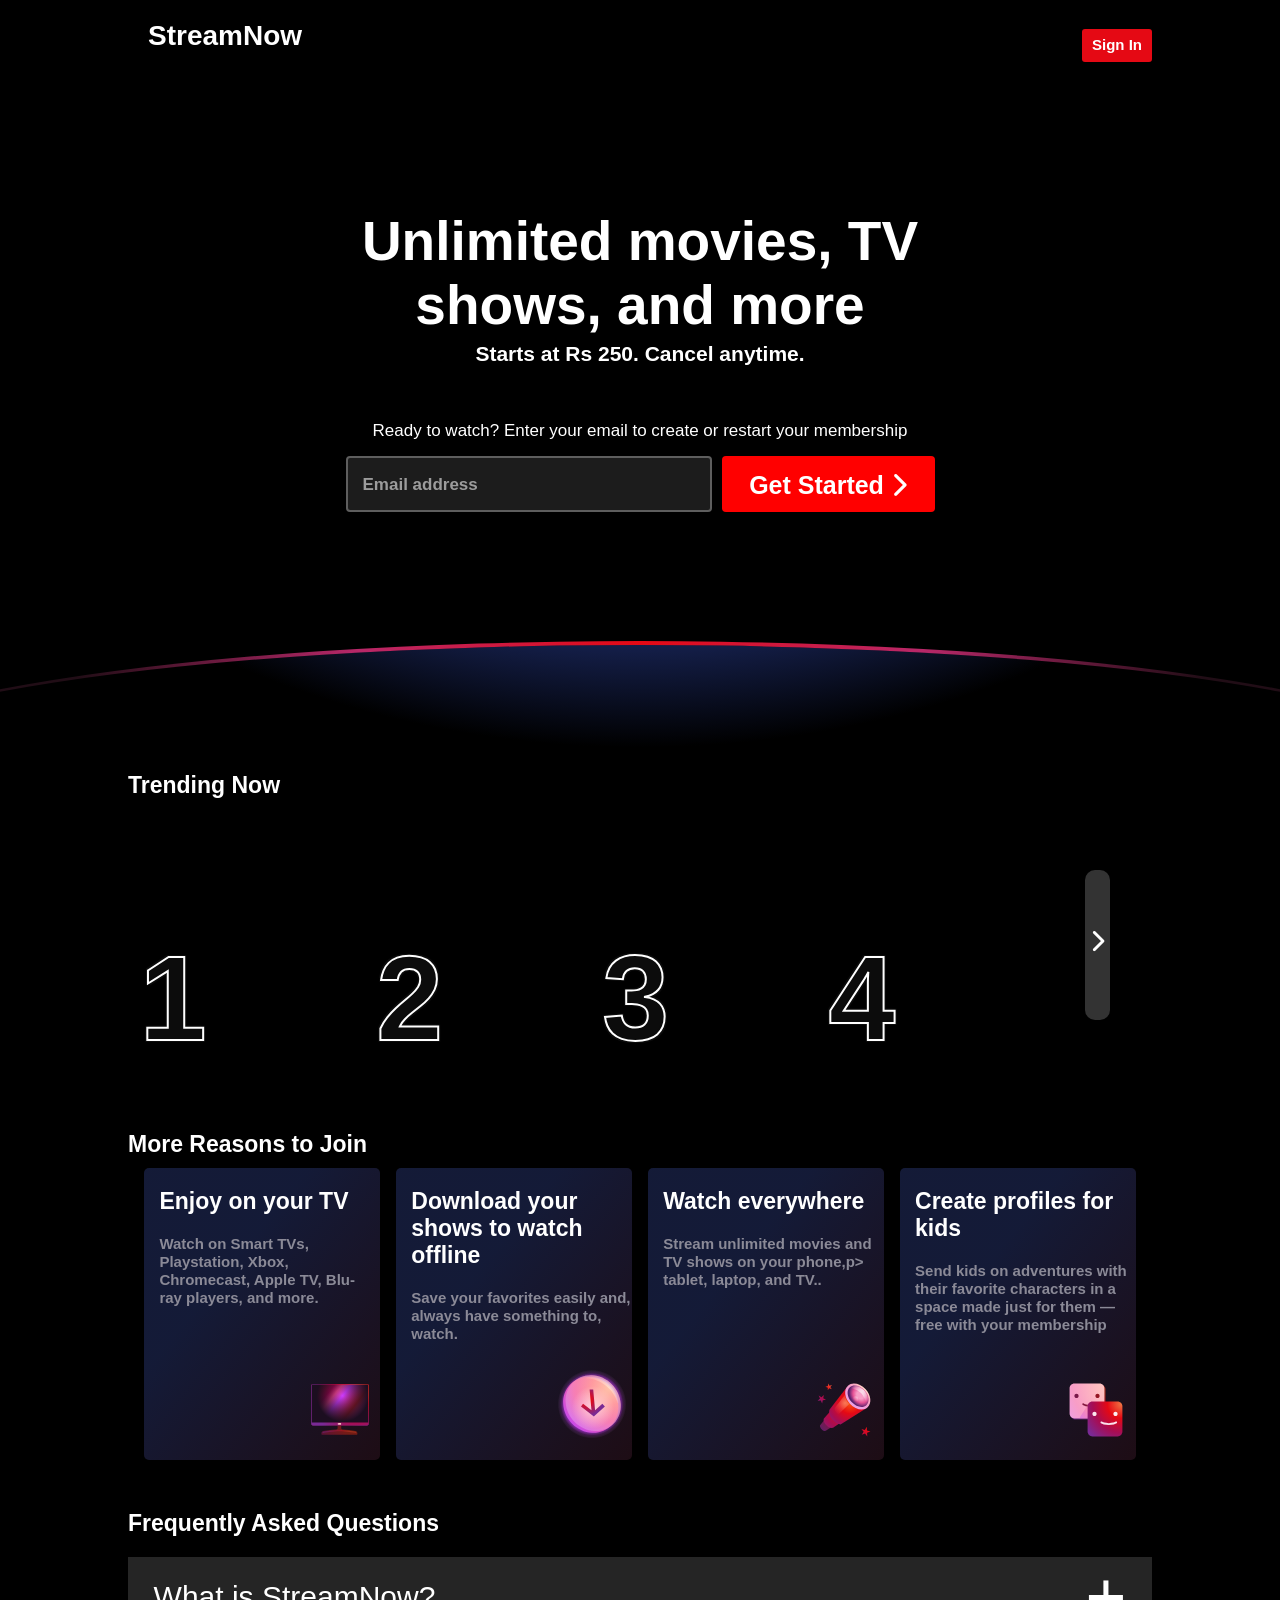
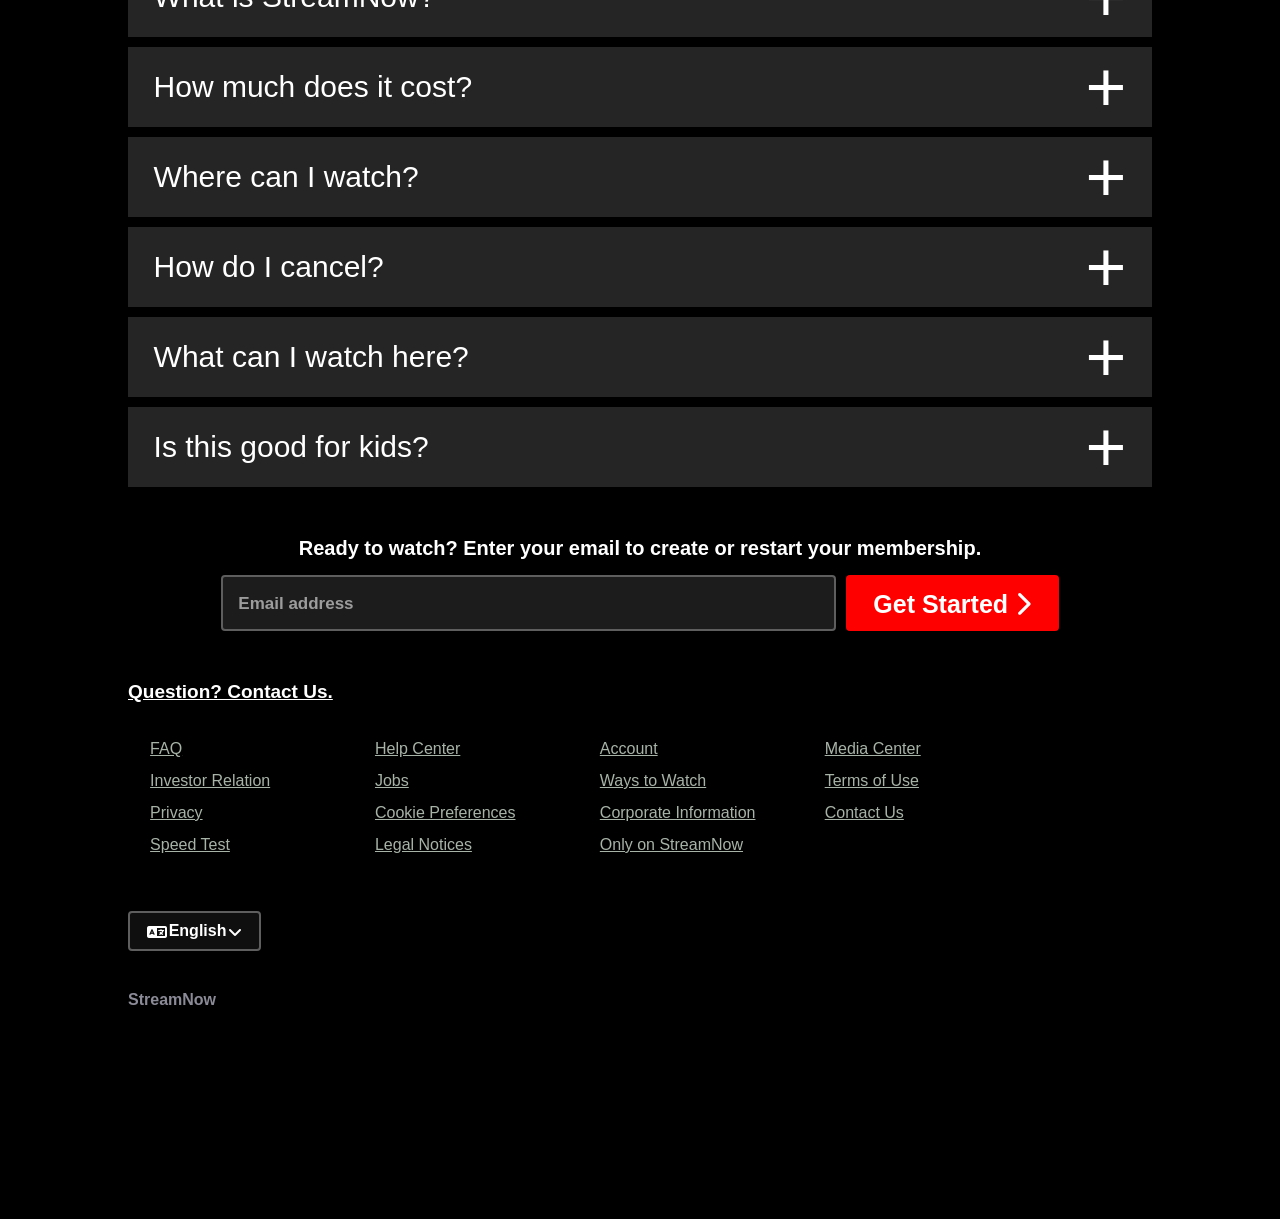
<file: index.html>
<!DOCTYPE html>
<html lang="en">

<head>
    <meta charset="UTF-8">
    <meta name="viewport" content="width=device-width, initial-scale=1.0">
    <title>StreamNow - Movie Streaming</title>
    <link rel="stylesheet" href="netflix-clone.css">
    <link rel="stylesheet" href="https://cdnjs.cloudflare.com/ajax/libs/font-awesome/6.4.0/css/all.min.css">
    <link rel="shortcut icon" href="https://assets.nflxext.com/us/ffe/siteui/common/icons/nficon2023.ico" />
</head>

<body style="background-color: black;">
    <div class="netflix-background">
        <div class="opacity-background">
            <div class="flex-header">
                <div class="netflix-header">
                    <div class="netflix-header-logo">
                        <span
                            style="font-size: 28px; font-weight: 800; color: white; font-family: 'Segoe UI', Tahoma, Geneva, Verdana, sans-serif;">StreamNow</span>
                    </div>
                    <div class="netflix-sign-button">Sign In</div>
                </div>
            </div>
            <div class="netflix-background-middle">
                <div style="margin-top: 95px;">
                    <div class="netflix-heading-1">
                        <div style="font-weight: 900;font-size: 55px;">Unlimited movies, TV</div>
                        <div style="font-weight: 900; font-size: 55px;">shows, and more</div>
                        <p class="netflix-para">Starts at Rs 250. Cancel anytime.</p>

                    </div>
                    <p class="netflix-para-2">Ready to watch? Enter your email to create or restart your membership</p>
                    <div class="netflix-get-started">
                        <div class="netflix-background-email">Email address</div>
                        <div class="netflix-background-get">Get Started <i class="fa-solid fa-chevron-right"></i></div>
                    </div>
                </div>
            </div>
        </div>


    </div>
    <!-- <div class="curve"></div> -->
    <div class="netflix-curve">
        <div class="default-ltr-iqcdef-cache-dulgtd">
            <div class="curve-container">
                <div class="default-ltr-iqcdef-cache-1f97ztc"></div>
            </div>
            <div class="default-ltr-iqcdef-cache-jtcpfi"></div>
        </div>
    </div>
    <div class="netflix-after-background-img">
        <div class="netflix-afterbackground">
            <div>
                <div class="netflix-trendingnow-heading">Trending Now</div>
                <div class="netflix-trending-cards-div">
                    <div class="netflix-trending-cards-1">
                        <div class="outline">1</div>
                    </div>
                    <div class="netflix-trending-cards-2">
                        <div class="outline">2</div>
                    </div>
                    <div class="netflix-trending-cards-3">
                        <div class="outline">3</div>

                    </div>
                    <div class="netflix-trending-cards-4">
                        <div class="outline">4</div>

                    </div>
                    <!-- <div class="netflix-trending-cards-5">
                        <div class="outline">5</div>

                    </div> -->
                    <div class="netflix-trending-cards-6"><i class="fa-solid fa-chevron-right"></i></div>
                </div>
            </div>
            <div style="margin-top: 50px;">
                <div class="netflix-trendingnow-heading">More Reasons to Join</div>
                <div class="netflix-reasonjoin-div">
                    <div class="netflix-reason-join-card">
                        <div
                            style="color: white; font-family:  Netflix Sans, Helvetica Neue, Segoe UI, Roboto, Ubuntu, sans-serif; font-size: 23px; font-weight: 700; padding-left: 15px; padding-top: 20px; ">
                            Enjoy on your TV</div>
                        <div style="color: #8B8A97;font-size: 15px; font-family:Netflix Sans, Helvetica Neue, Segoe UI, Roboto, Ubuntu, sans-serif ; line-height: 1.2; font-weight: bold; padding-left: 15px;
                            padding-top: 20px;">
                            <p>Watch on Smart TVs,</p>
                            <p>Playstation, Xbox,</p>
                            <p>Chromecast, Apple TV, Blu-</p>
                            <p>ray players, and
                                more.</p>
                        </div>
                        <svg width="72" height="72" viewBox="0 0 72 72" fill="none" class="position-set">
                            <g id="television-core-small">
                                <path id="Vector" fill-rule="evenodd" clip-rule="evenodd"
                                    d="M37.2 53.3992C37.2 52.7365 36.6628 52.1992 36 52.1992H34.8C34.1373 52.1992 33.6 52.7365 33.6 53.3992V56.2636C33.6 56.9129 33.0834 57.4433 32.4347 57.4739C30.3013 57.5744 28.1719 57.7834 26.0546 58.1011L19.444 59.0926C18.2692 59.2688 17.4 60.2782 17.4 61.4662V62.0992C17.4 62.4304 17.6686 62.6992 18 62.6992H52.8C53.1314 62.6992 53.4 62.4304 53.4 62.0992V61.4662C53.4 60.2782 52.5309 59.2688 51.3561 59.0926L44.7454 58.1011C42.6282 57.7834 40.4987 57.5744 38.3653 57.4739C37.7167 57.4433 37.2 56.9129 37.2 56.2636V53.3992Z"
                                    fill="url(#paint0_radial_5179_1308)"></path>
                                <path id="Vector_2"
                                    d="M18.6 60.7388C18.6 60.2306 18.9587 59.796 19.4602 59.711C22.0196 59.2775 29.7585 58.0508 35.4 58.0508C41.0415 58.0508 48.7804 59.2775 51.3398 59.711C51.8412 59.796 52.2 60.2306 52.2 60.7388C52.2 60.902 52.0575 61.0268 51.8967 61.0004C50.1219 60.707 40.9704 59.2409 35.4 59.2409C29.8295 59.2409 20.678 60.707 18.9033 61.0004C18.7425 61.0268 18.6 60.902 18.6 60.7388Z"
                                    fill="url(#paint1_radial_5179_1308)"></path>
                                <path id="Vector_3"
                                    d="M63 12H8.99995C8.00584 12 7.19995 12.8059 7.19995 13.8V51.6C7.19995 52.5941 8.00584 53.4 8.99995 53.4H63C63.9941 53.4 64.8 52.5941 64.8 51.6V13.8C64.8 12.8059 63.9941 12 63 12Z"
                                    fill="url(#paint2_linear_5179_1308)"></path>
                                <path id="Vector_4"
                                    d="M63 12H8.99995C8.00584 12 7.19995 12.8059 7.19995 13.8V51.6C7.19995 52.5941 8.00584 53.4 8.99995 53.4H63C63.9941 53.4 64.8 52.5941 64.8 51.6V13.8C64.8 12.8059 63.9941 12 63 12Z"
                                    fill="url(#paint3_radial_5179_1308)"></path>
                                <path id="Vector_5" fill-rule="evenodd" clip-rule="evenodd"
                                    d="M8.99995 12.6H63C63.663 12.6 64.2 13.1372 64.2 13.8V50.4H7.79995V13.8C7.79995 13.1372 8.33719 12.6 8.99995 12.6ZM7.19995 50.4V13.8C7.19995 12.8059 8.00581 12 8.99995 12H63C63.9942 12 64.8 12.8059 64.8 13.8V50.4V51.6C64.8 52.5941 63.9942 53.4 63 53.4H8.99995C8.00581 53.4 7.19995 52.5941 7.19995 51.6V50.4Z"
                                    fill="url(#paint4_radial_5179_1308)"></path>
                                <path id="Vector_6"
                                    d="M35.4 52.8C36.3941 52.8 37.2 52.3971 37.2 51.9C37.2 51.4029 36.3941 51 35.4 51C34.4059 51 33.6 51.4029 33.6 51.9C33.6 52.3971 34.4059 52.8 35.4 52.8Z"
                                    fill="url(#paint5_radial_5179_1308)"></path>
                            </g>
                            <defs>
                                <radialGradient id="paint0_radial_5179_1308" cx="0" cy="0" r="1"
                                    gradientUnits="userSpaceOnUse"
                                    gradientTransform="translate(50.3269 49.3723) rotate(118.526) scale(55.1579 46.2871)">
                                    <stop stop-color="#802600"></stop>
                                    <stop offset="0.333333" stop-color="#6F181D"></stop>
                                    <stop offset="0.666667" stop-color="#5B1333"></stop>
                                    <stop offset="1" stop-color="#391945"></stop>
                                </radialGradient>
                                <radialGradient id="paint1_radial_5179_1308" cx="0" cy="0" r="1"
                                    gradientUnits="userSpaceOnUse"
                                    gradientTransform="translate(48.1077 53.6128) rotate(158.116) scale(32.7275 42.219)">
                                    <stop stop-color="#99421D"></stop>
                                    <stop offset="0.333333" stop-color="#99161D"></stop>
                                    <stop offset="0.666667" stop-color="#7D1845"></stop>
                                    <stop offset="1" stop-color="#59216E"></stop>
                                </radialGradient>
                                <linearGradient id="paint2_linear_5179_1308" x1="10.4727" y1="14.9572" x2="56.1755"
                                    y2="51.4814" gradientUnits="userSpaceOnUse">
                                    <stop stop-color="#99161D"></stop>
                                    <stop offset="0.245283" stop-color="#CA005B"></stop>
                                    <stop offset="0.346698" stop-color="#FF479A"></stop>
                                    <stop offset="0.46934" stop-color="#CC3CFF"></stop>
                                    <stop offset="0.735849" stop-color="#BC1A22"></stop>
                                    <stop offset="1" stop-color="#C94FF5"></stop>
                                </linearGradient>
                                <radialGradient id="paint3_radial_5179_1308" cx="0" cy="0" r="1"
                                    gradientUnits="userSpaceOnUse"
                                    gradientTransform="translate(38.6181 23.8286) rotate(90) scale(25.9571 25.8545)">
                                    <stop stop-color="#1C0E20" stop-opacity="0"></stop>
                                    <stop offset="1" stop-color="#1C0E20"></stop>
                                </radialGradient>
                                <radialGradient id="paint4_radial_5179_1308" cx="0" cy="0" r="1"
                                    gradientUnits="userSpaceOnUse"
                                    gradientTransform="translate(54 20.1938) rotate(144.293) scale(47.2897 44.8232)">
                                    <stop stop-color="#EF7744"></stop>
                                    <stop offset="0.333333" stop-color="#E50914"></stop>
                                    <stop offset="0.666667" stop-color="#A70D53"></stop>
                                    <stop offset="1" stop-color="#792A95"></stop>
                                </radialGradient>
                                <radialGradient id="paint5_radial_5179_1308" cx="0" cy="0" r="1"
                                    gradientUnits="userSpaceOnUse"
                                    gradientTransform="translate(36.525 51.3562) rotate(135) scale(4.58735)">
                                    <stop stop-color="#FFDCCC"></stop>
                                    <stop offset="0.333333" stop-color="#FFBDC0"></stop>
                                    <stop offset="0.666667" stop-color="#F89DC6"></stop>
                                    <stop offset="1" stop-color="#E4A1FA"></stop>
                                </radialGradient>
                            </defs>
                        </svg>

                    </div>
                    <div class="netflix-reason-join-card">
                        <div
                            style="color: white; font-family:  Netflix Sans, Helvetica Neue, Segoe UI, Roboto, Ubuntu, sans-serif; font-size: 23px; font-weight: 700; padding-left: 15px; padding-top: 20px; ">
                            Download your shows to watch offline</div>
                        <div style="color: #8B8A97;font-size: 15px; font-family:Netflix Sans, Helvetica Neue, Segoe UI, Roboto, Ubuntu, sans-serif ; line-height: 1.2; font-weight: bold; padding-left: 15px;
                            padding-top: 20px;">
                            <p>Save your favorites easily and,</p>
                            <p>always have something to,</p>
                            <p>watch.</p>

                        </div>
                        <svg width="72" height="72" viewBox="0 0 72 72" fill="none" class="position-set-2">
                            <g id="download-core-small">
                                <path id="Vector"
                                    d="M36 70.2008C54.8882 70.2008 70.2001 54.8889 70.2001 36.0008C70.2001 17.1126 54.8882 1.80078 36 1.80078C17.1119 1.80078 1.80005 17.1126 1.80005 36.0008C1.80005 54.8889 17.1119 70.2008 36 70.2008Z"
                                    fill="url(#paint0_radial_5179_7940)"></path>
                                <path id="Vector_2" opacity="0.4"
                                    d="M64.7658 36.195C65.5206 51.5916 53.7908 63.5824 38.5668 62.977C23.3428 62.3722 10.3893 49.4 9.63446 34.0034C8.87954 18.6068 20.6091 6.61594 35.8331 7.22116C51.0571 7.82638 64.0104 20.7984 64.7658 36.195Z"
                                    fill="url(#paint1_radial_5179_7940)"></path>
                                <path id="Vector_3"
                                    d="M62.3657 37.9958C63.1205 53.3924 51.3908 65.3832 36.1668 64.7778C20.9428 64.173 7.9893 51.2008 7.23444 35.8041C6.47952 20.4075 18.2091 8.41672 33.4331 9.02194C48.6571 9.62716 61.6103 22.5992 62.3657 37.9958Z"
                                    fill="url(#paint2_radial_5179_7940)"></path>
                                <path id="Vector_4" opacity="0.5"
                                    d="M64.7658 36.195C65.5206 51.5916 53.7908 63.5824 38.5668 62.977C23.3428 62.3722 10.3893 49.4 9.63446 34.0034C8.87954 18.6068 20.6091 6.61594 35.8331 7.22116C51.0571 7.82638 64.0104 20.7984 64.7658 36.195Z"
                                    fill="url(#paint3_radial_5179_7940)"></path>
                                <path id="Vector_5" opacity="0.6"
                                    d="M36.9 60.6C48.6636 60.6 58.2 51.0637 58.2 39.3C58.2 27.5363 48.6636 18 36.9 18C25.1363 18 15.6 27.5363 15.6 39.3C15.6 51.0637 25.1363 60.6 36.9 60.6Z"
                                    fill="url(#paint4_radial_5179_7940)"></path>
                                <path id="Vector_6" fill-rule="evenodd" clip-rule="evenodd"
                                    d="M39.0849 42.2727L46.3387 35.76L48.8945 38.5142L38.9118 47.477L37.8466 48.4333L36.6071 47.477L24.9899 38.5142L27.0434 35.76L35.4849 42.2727L33.6 21.6016H37.2L39.0849 42.2727Z"
                                    fill="url(#paint5_radial_5179_7940)"></path>
                                <path id="Vector_7" opacity="0.4" fill-rule="evenodd" clip-rule="evenodd"
                                    d="M61.6566 34.9618C61.7832 35.3893 62.391 35.3233 62.3694 34.878C61.6962 21.1369 50.1509 9.55975 36.5817 9.01957C34.4606 8.93515 32.4155 9.12541 30.4772 9.55909C30.0745 9.64915 30.1575 10.2082 30.5697 10.2246C45.0094 10.7979 57.6246 21.2971 61.6566 34.9618Z"
                                    fill="url(#paint6_radial_5179_7940)"></path>
                            </g>
                            <defs>
                                <radialGradient id="paint0_radial_5179_7940" cx="0" cy="0" r="1"
                                    gradientUnits="userSpaceOnUse"
                                    gradientTransform="translate(36.0001 36.1837) rotate(-90) scale(34.3829)">
                                    <stop offset="0.782019" stop-color="#982DBE"></stop>
                                    <stop offset="0.906819" stop-color="#B038DC" stop-opacity="0.2"></stop>
                                    <stop offset="1" stop-color="#E4A1FA" stop-opacity="0"></stop>
                                </radialGradient>
                                <radialGradient id="paint1_radial_5179_7940" cx="0" cy="0" r="1"
                                    gradientUnits="userSpaceOnUse"
                                    gradientTransform="translate(52.9937 20.0992) rotate(135) scale(49.9836)">
                                    <stop stop-color="#FFDCCC"></stop>
                                    <stop offset="0.333333" stop-color="#FFBDC0"></stop>
                                    <stop offset="0.666667" stop-color="#F89DC6"></stop>
                                    <stop offset="1" stop-color="#E4A1FA"></stop>
                                </radialGradient>
                                <radialGradient id="paint2_radial_5179_7940" cx="0" cy="0" r="1"
                                    gradientUnits="userSpaceOnUse"
                                    gradientTransform="translate(52.7999 19.6937) rotate(135) scale(53.1037)">
                                    <stop stop-color="#FFA984"></stop>
                                    <stop offset="0.333333" stop-color="#FF787F"></stop>
                                    <stop offset="0.666667" stop-color="#F45FA2"></stop>
                                    <stop offset="1" stop-color="#C44AF1"></stop>
                                </radialGradient>
                                <radialGradient id="paint3_radial_5179_7940" cx="0" cy="0" r="1"
                                    gradientUnits="userSpaceOnUse"
                                    gradientTransform="translate(52.9937 20.0992) rotate(135) scale(49.9836)">
                                    <stop stop-color="#FFDCCC"></stop>
                                    <stop offset="0.333333" stop-color="#FFBDC0"></stop>
                                    <stop offset="0.666667" stop-color="#F89DC6"></stop>
                                    <stop offset="1" stop-color="#E4A1FA"></stop>
                                </radialGradient>
                                <radialGradient id="paint4_radial_5179_7940" cx="0" cy="0" r="1"
                                    gradientUnits="userSpaceOnUse" gradientTransform="translate(36.9 39.3) scale(21.3)">
                                    <stop stop-color="white"></stop>
                                    <stop offset="1" stop-color="white" stop-opacity="0"></stop>
                                </radialGradient>
                                <radialGradient id="paint5_radial_5179_7940" cx="0" cy="0" r="1"
                                    gradientUnits="userSpaceOnUse"
                                    gradientTransform="translate(31.2 32.1016) rotate(39.5226) scale(15.5567)">
                                    <stop stop-color="#EF7744"></stop>
                                    <stop offset="0.2406" stop-color="#E50914"></stop>
                                    <stop offset="1" stop-color="#792A95"></stop>
                                </radialGradient>
                                <radialGradient id="paint6_radial_5179_7940" cx="0" cy="0" r="1"
                                    gradientUnits="userSpaceOnUse"
                                    gradientTransform="translate(50.7 21.3) rotate(-180) scale(30)">
                                    <stop stop-color="white"></stop>
                                    <stop offset="1" stop-color="white" stop-opacity="0"></stop>
                                </radialGradient>
                            </defs>
                        </svg>
                    </div>
                    <div class="netflix-reason-join-card">
                        <div
                            style="color: white; font-family:  Netflix Sans, Helvetica Neue, Segoe UI, Roboto, Ubuntu, sans-serif; font-size: 23px; font-weight: 700; padding-left: 15px; padding-top: 20px; ">

                            Watch everywhere</div>
                        <div style="color: #8B8A97;font-size: 15px; font-family:Netflix Sans, Helvetica Neue, Segoe UI, Roboto, Ubuntu, sans-serif ; line-height: 1.2; font-weight: bold; padding-left: 15px;
                            padding-top: 20px;">
                            <p>Stream unlimited movies and</p>
                            <p>TV shows on your phone,p>
                            <p>tablet, laptop, and TV..</p>

                        </div>
                        <svg width="72" height="72" viewBox="0 0 72 72" fill="none" class="position-set-3">
                            <g id="telescope-core-small">
                                <path id="Vector"
                                    d="M24.0492 36.6016L33.6 46.3898L17.8029 56.8633C17.8029 56.8633 15.8891 57.6983 13.625 55.2638C11.361 52.8293 12.1235 51.238 12.1235 51.238L24.0492 36.6016Z"
                                    fill="url(#paint0_radial_5179_1664)"></path>
                                <path id="Vector_2"
                                    d="M25.0344 34.1992L36 46.151L25.0616 53.8043C25.0616 53.8043 21.8289 55.0984 18.0987 51.0172C14.3686 46.9358 15.9198 44.5105 15.9198 44.5105L25.0344 34.1992Z"
                                    fill="url(#paint1_radial_5179_1664)"></path>
                                <path id="Vector_3"
                                    d="M39 13.0195L59.1 33.6788L32.5325 50.4142C32.5325 50.4142 28.7459 50.2552 24.3978 45.4897C20.0498 40.7243 21.4096 35.8101 21.4096 35.8101L39 13.0195Z"
                                    fill="url(#paint2_radial_5179_1664)"></path>
                                <path id="Vector_4"
                                    d="M57.6709 15.3516C63.1044 21.2807 63.9858 29.2883 59.6386 33.2371C55.2916 37.186 47.3628 35.5806 41.9292 29.6515C36.4954 23.7224 35.6145 15.7148 39.9615 11.766C44.3084 7.81716 52.2372 9.42252 57.6709 15.3516Z"
                                    fill="url(#paint3_radial_5179_1664)"></path>
                                <path id="Vector_5"
                                    d="M58.3787 31.255C54.8121 34.5032 48.2143 33.0817 43.6421 28.0798C39.07 23.078 38.2547 16.39 41.8213 13.1419C45.3879 9.89364 51.9857 11.3152 56.5579 16.3171C61.1298 21.3189 61.9452 28.0069 58.3787 31.255Z"
                                    fill="url(#paint4_radial_5179_1664)"></path>
                                <path id="Vector_6" opacity="0.85"
                                    d="M59.6783 28.823C60.576 24.1785 59.6544 20.5934 56.1603 16.6199C52.6662 12.6464 47.3508 10.8657 43.7796 12.7598C39.371 15.098 48.3734 13.5961 53.4577 19.5815C57.8259 24.724 58.8516 33.1009 59.6783 28.823Z"
                                    fill="url(#paint5_radial_5179_1664)"></path>
                                <path id="Vector_7" opacity="0.4"
                                    d="M50.3979 25.2452C50.4549 26.7239 49.2932 27.7677 47.8032 27.5766C46.3131 27.3856 45.059 26.032 45.002 24.5532C44.945 23.0745 46.1067 22.0307 47.5968 22.2218C49.0868 22.4128 50.341 23.7664 50.3979 25.2452Z"
                                    fill="url(#paint6_radial_5179_1664)"></path>
                                <path id="Vector_8" opacity="0.6"
                                    d="M36.9217 21.0039L26.4258 34.3627C26.3297 36.4604 28.2903 39.5534 30.0334 40.8344L41.2345 29.9105C39.6 28.2005 36.9591 24.1025 36.9217 21.0039Z"
                                    fill="url(#paint7_radial_5179_1664)"></path>
                                <path id="Vector_9" fill-rule="evenodd" clip-rule="evenodd"
                                    d="M20.0576 9.60156L21.479 11.7187L24 11.0654L22.3575 13.0272L23.7789 15.1444L21.3424 14.2397L19.7 16.2016L19.8365 13.6806L17.4 12.7759L19.9209 12.1225L20.0576 9.60156ZM58.776 52.8016L58.9623 56.4685L62.4 57.4188L59.0774 58.7347L59.2637 62.4016L57.0239 59.548L53.7014 60.8638L55.6397 57.7843L53.4 54.9307L56.8377 55.8811L58.776 52.8016ZM15.206 24.2101L15.8768 21.0016L13.4793 23.1964L10.6853 21.5563L11.9975 24.553L9.59998 26.7478L12.8085 26.405L14.1207 29.4016L14.7915 26.1931L18 25.8502L15.206 24.2101Z"
                                    fill="url(#paint8_linear_5179_1664)"></path>
                            </g>
                            <defs>
                                <radialGradient id="paint0_radial_5179_1664" cx="0" cy="0" r="1"
                                    gradientUnits="userSpaceOnUse"
                                    gradientTransform="translate(36.6875 32.7016) rotate(135) scale(34.9134)">
                                    <stop stop-color="#99421D"></stop>
                                    <stop offset="0.333333" stop-color="#99161D"></stop>
                                    <stop offset="0.666667" stop-color="#7D1845"></stop>
                                    <stop offset="1" stop-color="#59216E"></stop>
                                </radialGradient>
                                <radialGradient id="paint1_radial_5179_1664" cx="0" cy="0" r="1"
                                    gradientUnits="userSpaceOnUse"
                                    gradientTransform="translate(42.5937 27.2992) rotate(135) scale(44.5477 44.5279)">
                                    <stop stop-color="#EF7744"></stop>
                                    <stop offset="0.333333" stop-color="#E50914"></stop>
                                    <stop offset="0.666667" stop-color="#A70D53"></stop>
                                    <stop offset="1" stop-color="#792A95"></stop>
                                </radialGradient>
                                <radialGradient id="paint2_radial_5179_1664" cx="0" cy="0" r="1"
                                    gradientUnits="userSpaceOnUse"
                                    gradientTransform="translate(42.3 29.106) rotate(135) scale(31.8127)">
                                    <stop stop-color="#FB540D"></stop>
                                    <stop offset="0.333333" stop-color="#E50914"></stop>
                                    <stop offset="0.666667" stop-color="#A70D53"></stop>
                                    <stop offset="1" stop-color="#792A95"></stop>
                                </radialGradient>
                                <radialGradient id="paint3_radial_5179_1664" cx="0" cy="0" r="1"
                                    gradientUnits="userSpaceOnUse"
                                    gradientTransform="translate(57.675 14.7078) rotate(134.326) scale(24.0433 24.0367)">
                                    <stop stop-color="#FFDCCC"></stop>
                                    <stop offset="0.333333" stop-color="#FFBDC0"></stop>
                                    <stop offset="0.666667" stop-color="#F89DC6"></stop>
                                    <stop offset="1" stop-color="#E4A1FA"></stop>
                                </radialGradient>
                                <radialGradient id="paint4_radial_5179_1664" cx="0" cy="0" r="1"
                                    gradientUnits="userSpaceOnUse"
                                    gradientTransform="translate(52.1305 21.273) rotate(141.875) scale(9.87138 12.8159)">
                                    <stop offset="0.307292" stop-color="#F89DC6"></stop>
                                    <stop offset="0.645392" stop-color="#E75094"></stop>
                                    <stop offset="1" stop-color="#59216E"></stop>
                                </radialGradient>
                                <radialGradient id="paint5_radial_5179_1664" cx="0" cy="0" r="1"
                                    gradientUnits="userSpaceOnUse"
                                    gradientTransform="translate(55.8 15.6) rotate(135) scale(13.1522)">
                                    <stop stop-color="white"></stop>
                                    <stop offset="1" stop-color="white" stop-opacity="0"></stop>
                                </radialGradient>
                                <radialGradient id="paint6_radial_5179_1664" cx="0" cy="0" r="1"
                                    gradientUnits="userSpaceOnUse"
                                    gradientTransform="translate(49.2362 22.9648) rotate(131.079) scale(5.08644 6.006)">
                                    <stop stop-color="white"></stop>
                                    <stop offset="1" stop-color="white" stop-opacity="0"></stop>
                                </radialGradient>
                                <radialGradient id="paint7_radial_5179_1664" cx="0" cy="0" r="1"
                                    gradientUnits="userSpaceOnUse"
                                    gradientTransform="translate(36.8758 29.1353) rotate(137.622) scale(13.5764)">
                                    <stop stop-color="#FFA984"></stop>
                                    <stop offset="1" stop-color="#F7636B" stop-opacity="0"></stop>
                                </radialGradient>
                                <linearGradient id="paint8_linear_5179_1664" x1="44.65" y1="27.9016" x2="24.25"
                                    y2="48.3016" gradientUnits="userSpaceOnUse">
                                    <stop stop-color="#EF7744"></stop>
                                    <stop offset="0.333333" stop-color="#E50914"></stop>
                                    <stop offset="0.666667" stop-color="#A70D53"></stop>
                                    <stop offset="1" stop-color="#792A95"></stop>
                                </linearGradient>
                            </defs>
                        </svg>
                    </div>
                    <div class="netflix-reason-join-card">
                        <div
                            style="color: white; font-family:  Netflix Sans, Helvetica Neue, Segoe UI, Roboto, Ubuntu, sans-serif; font-size: 23px; font-weight: 700; padding-left: 15px; padding-top: 20px; ">
                            Create profiles for kids</div>
                        <div style="color: #8B8A97;font-size: 15px; font-family:Netflix Sans, Helvetica Neue, Segoe UI, Roboto, Ubuntu, sans-serif ; line-height: 1.2; font-weight: bold; padding-left: 15px;
                            padding-top: 20px;">
                            <p>Send kids on adventures with</p>
                            <p>their favorite characters in a</p>
                            <p>space made just for them —</p>
                            <p>free with your membership</p>
                        </div>
                        <svg width="72" height="72" viewBox="0 0 72 72" fill="none" class="position-set-4">
                            <g id="profiles-core-small">
                                <path id="Vector"
                                    d="M10.8 15.6008C10.8 12.9499 12.949 10.8008 15.5999 10.8008H40.8C43.4509 10.8008 45.6 12.9498 45.6 15.6008V40.8007C45.6 43.4516 43.4509 45.6007 40.8 45.6007H15.6C12.949 45.6007 10.8 43.4517 10.8 40.8007V15.6008Z"
                                    fill="url(#paint0_radial_5179_7919)"></path>
                                <path id="Vector_2"
                                    d="M9.59998 14.4016C9.59998 11.7506 11.749 9.60162 14.4 9.60156H39.6C42.251 9.60156 44.4 11.7506 44.4 14.4016V39.6015C44.4 42.2525 42.251 44.4015 39.6 44.4015H14.4C11.749 44.4016 9.59998 42.2525 9.59998 39.6015V14.4016Z"
                                    fill="url(#paint1_radial_5179_7919)"></path>
                                <path id="Vector_3"
                                    d="M18.6 21.9008C18.6 23.0606 17.6598 24.0008 16.5 24.0008C15.3402 24.0008 14.4 23.0606 14.4 21.9008C14.4 20.741 15.3402 19.8008 16.5 19.8008C17.6598 19.8008 18.6 20.741 18.6 21.9008Z"
                                    fill="url(#paint2_radial_5179_7919)"></path>
                                <path id="Vector_4"
                                    d="M39.6 21.9008C39.6 23.0606 38.6598 24.0008 37.5 24.0008C36.3402 24.0008 35.4 23.0606 35.4 21.9008C35.4 20.741 36.3402 19.8008 37.5 19.8008C38.6598 19.8008 39.6 20.741 39.6 21.9008Z"
                                    fill="url(#paint3_radial_5179_7919)"></path>
                                <path id="Vector_5"
                                    d="M23.6713 29.4501C23.2437 29.1967 22.6917 29.3379 22.4383 29.7655C22.1848 30.1932 22.3261 30.7452 22.7537 30.9986C23.8254 31.6337 26.769 32.7744 30.6375 32.7744C34.506 32.7744 37.4497 31.6337 38.5213 30.9986C38.949 30.7452 39.0902 30.1932 38.8368 29.7655C38.5834 29.3379 38.0313 29.1967 37.6037 29.4501C36.8191 29.9151 34.194 30.9744 30.6375 30.9744C27.081 30.9744 24.456 29.9151 23.6713 29.4501Z"
                                    fill="url(#paint4_radial_5179_7919)"></path>
                                <path id="Vector_6" opacity="0.35"
                                    d="M19.2 44.4016H28.2L32.4 27.6016C30.2787 28.1801 28.4542 29.5387 27.2921 31.4053L19.2 44.4016Z"
                                    fill="url(#paint5_radial_5179_7919)"></path>
                                <path id="Vector_7"
                                    d="M27.6 32.4016C27.6 29.7506 29.749 27.6016 32.4 27.6016L57.6 27.6016C60.2508 27.6016 62.4 29.7506 62.4 32.4016V57.6015C62.4 60.2524 60.2508 62.4016 57.6 62.4016H32.4C29.749 62.4016 27.6 60.2524 27.6 57.6016V32.4016Z"
                                    fill="url(#paint6_radial_5179_7919)"></path>
                                <path id="Vector_8"
                                    d="M36.6 39.9008C36.6 41.0606 35.6598 42.0008 34.5 42.0008C33.3402 42.0008 32.4 41.0606 32.4 39.9008C32.4 38.741 33.3402 37.8008 34.5 37.8008C35.6598 37.8008 36.6 38.741 36.6 39.9008Z"
                                    fill="url(#paint7_radial_5179_7919)"></path>
                                <path id="Vector_9"
                                    d="M57.6 39.9008C57.6 41.0606 56.6598 42.0008 55.5 42.0008C54.3402 42.0008 53.4 41.0606 53.4 39.9008C53.4 38.741 54.3402 37.8008 55.5 37.8008C56.6598 37.8008 57.6 38.741 57.6 39.9008Z"
                                    fill="url(#paint8_radial_5179_7919)"></path>
                                <path id="Vector_10"
                                    d="M41.8213 47.6025C41.3937 47.349 40.8416 47.4903 40.5882 47.9179C40.3348 48.3455 40.476 48.8976 40.9037 49.1509C41.9753 49.786 44.919 50.9267 48.7875 50.9267C52.656 50.9267 55.5996 49.786 56.6713 49.1509C57.0989 48.8976 57.2402 48.3455 56.9867 47.9179C56.7333 47.4903 56.1813 47.349 55.7537 47.6025C54.969 48.0674 52.344 49.1267 48.7875 49.1267C45.231 49.1267 42.6059 48.0674 41.8213 47.6025Z"
                                    fill="url(#paint9_radial_5179_7919)"></path>
                            </g>
                            <defs>
                                <radialGradient id="paint0_radial_5179_7919" cx="0" cy="0" r="1"
                                    gradientUnits="userSpaceOnUse"
                                    gradientTransform="translate(39.075 17.6882) rotate(135) scale(32.8097)">
                                    <stop stop-color="#99421D"></stop>
                                    <stop offset="0.333333" stop-color="#99161D"></stop>
                                    <stop offset="0.666667" stop-color="#7D1845"></stop>
                                    <stop offset="1" stop-color="#59216E"></stop>
                                </radialGradient>
                                <radialGradient id="paint1_radial_5179_7919" cx="0" cy="0" r="1"
                                    gradientUnits="userSpaceOnUse"
                                    gradientTransform="translate(62.4 8.70157) rotate(133.87) scale(75.3216)">
                                    <stop stop-color="#FFDCCC"></stop>
                                    <stop offset="0.333333" stop-color="#FFBDC0"></stop>
                                    <stop offset="0.666667" stop-color="#F89DC6"></stop>
                                    <stop offset="1" stop-color="#E4A1FA"></stop>
                                </radialGradient>
                                <radialGradient id="paint2_radial_5179_7919" cx="0" cy="0" r="1"
                                    gradientUnits="userSpaceOnUse"
                                    gradientTransform="translate(60.3 11.1008) rotate(133.939) scale(68.7426 55.9547)">
                                    <stop stop-color="#99421D"></stop>
                                    <stop offset="0.333333" stop-color="#99161D"></stop>
                                    <stop offset="0.666667" stop-color="#7D1845"></stop>
                                    <stop offset="1" stop-color="#59216E"></stop>
                                </radialGradient>
                                <radialGradient id="paint3_radial_5179_7919" cx="0" cy="0" r="1"
                                    gradientUnits="userSpaceOnUse"
                                    gradientTransform="translate(60.3 11.1008) rotate(133.939) scale(68.7426 55.9547)">
                                    <stop stop-color="#99421D"></stop>
                                    <stop offset="0.333333" stop-color="#99161D"></stop>
                                    <stop offset="0.666667" stop-color="#7D1845"></stop>
                                    <stop offset="1" stop-color="#59216E"></stop>
                                </radialGradient>
                                <radialGradient id="paint4_radial_5179_7919" cx="0" cy="0" r="1"
                                    gradientUnits="userSpaceOnUse"
                                    gradientTransform="translate(60.3 11.0994) rotate(133.939) scale(68.7426 55.9548)">
                                    <stop stop-color="#99421D"></stop>
                                    <stop offset="0.333333" stop-color="#99161D"></stop>
                                    <stop offset="0.666667" stop-color="#7D1845"></stop>
                                    <stop offset="1" stop-color="#59216E"></stop>
                                </radialGradient>
                                <radialGradient id="paint5_radial_5179_7919" cx="0" cy="0" r="1"
                                    gradientUnits="userSpaceOnUse"
                                    gradientTransform="translate(39.6 27.9016) rotate(135) scale(23.3345)">
                                    <stop stop-color="#FFA984"></stop>
                                    <stop offset="0.333333" stop-color="#FF787F"></stop>
                                    <stop offset="0.666667" stop-color="#F45FA2"></stop>
                                    <stop offset="1" stop-color="#C44AF1"></stop>
                                </radialGradient>
                                <radialGradient id="paint6_radial_5179_7919" cx="0" cy="0" r="1"
                                    gradientUnits="userSpaceOnUse"
                                    gradientTransform="translate(61.8 29.7016) rotate(135) scale(43.2749)">
                                    <stop stop-color="#EF7744"></stop>
                                    <stop offset="0.333333" stop-color="#E50914"></stop>
                                    <stop offset="0.666667" stop-color="#A70D53"></stop>
                                    <stop offset="1" stop-color="#792A95"></stop>
                                </radialGradient>
                                <radialGradient id="paint7_radial_5179_7919" cx="0" cy="0" r="1"
                                    gradientUnits="userSpaceOnUse"
                                    gradientTransform="translate(62.1 11.1008) rotate(137.146) scale(73.6614 60.3576)">
                                    <stop stop-color="#FFDCCC"></stop>
                                    <stop offset="0.333333" stop-color="#FDF6F6"></stop>
                                    <stop offset="0.666667" stop-color="#FADCE9"></stop>
                                    <stop offset="1" stop-color="#E4A1FA"></stop>
                                </radialGradient>
                                <radialGradient id="paint8_radial_5179_7919" cx="0" cy="0" r="1"
                                    gradientUnits="userSpaceOnUse"
                                    gradientTransform="translate(62.1 11.1008) rotate(137.146) scale(73.6614 60.3576)">
                                    <stop stop-color="#FFDCCC"></stop>
                                    <stop offset="0.333333" stop-color="#FDF6F6"></stop>
                                    <stop offset="0.666667" stop-color="#FADCE9"></stop>
                                    <stop offset="1" stop-color="#E4A1FA"></stop>
                                </radialGradient>
                                <radialGradient id="paint9_radial_5179_7919" cx="0" cy="0" r="1"
                                    gradientUnits="userSpaceOnUse"
                                    gradientTransform="translate(62.1 11.1017) rotate(137.146) scale(73.6614 60.3576)">
                                    <stop stop-color="#FFDCCC"></stop>
                                    <stop offset="0.333333" stop-color="#FDF6F6"></stop>
                                    <stop offset="0.666667" stop-color="#FADCE9"></stop>
                                    <stop offset="1" stop-color="#E4A1FA"></stop>
                                </radialGradient>
                            </defs>
                        </svg>
                    </div>
                </div>

            </div>
            <div style="margin-top: 50px;">
                <div class="netflix-trendingnow-heading">Frequently Asked Questions</div>
                <div class="netflix-question-div">
                    <div class="what-netflix">
                        <div style="display: flex; width: 95%; justify-content: space-between; align-items: center;">
                            <div
                                style="font-size: 30px; color: white; font-family:Segoe UI, Tahoma, Geneva, Verdana, sans-serif ;">
                                What is StreamNow?</div>
                            <div
                                style="font-size: 70px; color: white; font-family:Netflix Sans, Helvetica Neue, Segoe UI, Roboto, Ubuntu, sans-serif ;">
                                +</div>
                        </div>

                    </div>
                    <div class="what-netflix">
                        <div style="display: flex; width: 95%; justify-content: space-between; align-items: center;">
                            <div
                                style="font-size: 30px; color: white; font-family:Segoe UI, Tahoma, Geneva, Verdana, sans-serif ;">
                                How much does it cost?</div>
                            <div
                                style="font-size: 70px; color: white; font-family:Netflix Sans, Helvetica Neue, Segoe UI, Roboto, Ubuntu, sans-serif ;">
                                +</div>
                        </div>

                    </div>
                    <div class="what-netflix">
                        <div style="display: flex; width: 95%; justify-content: space-between; align-items: center;">
                            <div
                                style="font-size: 30px; color: white; font-family:Netflix Sans, Helvetica Neue, Segoe UI, Roboto, Ubuntu, sans-serif ;">
                                Where can I watch?</div>
                            <div
                                style="font-size: 70px; color: white; font-family:Netflix Sans, Helvetica Neue, Segoe UI, Roboto, Ubuntu, sans-serif ;">
                                +</div>
                        </div>

                    </div>
                    <div class="what-netflix">
                        <div style="display: flex; width: 95%; justify-content: space-between; align-items: center;">
                            <div
                                style="font-size: 30px; color: white; font-family:Netflix Sans, Helvetica Neue, Segoe UI, Roboto, Ubuntu, sans-serif ;">
                                How do I cancel?</div>
                            <div
                                style="font-size: 70px; color: white; font-family:Netflix Sans, Helvetica Neue, Segoe UI, Roboto, Ubuntu, sans-serif ;">
                                +</div>
                        </div>

                    </div>
                    <div class="what-netflix">
                        <div style="display: flex; width: 95%; justify-content: space-between; align-items: center;">
                            <div
                                style="font-size: 30px; color: white; font-family:Segoe UI, Tahoma, Geneva, Verdana, sans-serif ;">
                                What can I watch here?</div>
                            <div
                                style="font-size: 70px; color: white; font-family:Netflix Sans, Helvetica Neue, Segoe UI, Roboto, Ubuntu, sans-serif ;">
                                +</div>
                        </div>

                    </div>
                    <div class="what-netflix">
                        <div style="display: flex; width: 95%; justify-content: space-between; align-items: center;">
                            <div
                                style="font-size: 30px; color: white; font-family:Segoe UI, Tahoma, Geneva, Verdana, sans-serif ;">
                                Is this good for kids?</div>
                            <div
                                style="font-size: 70px; color: white; font-family:Netflix Sans, Helvetica Neue, Segoe UI, Roboto, Ubuntu, sans-serif ;">
                                +</div>
                        </div>

                    </div>
                </div>

            </div>
            <div
                style="font-size: 20px; color: white; font-family:Netflix Sans, Helvetica Neue, Segoe UI, Roboto, Ubuntu, sans-serif ;margin-top: 50px; font-weight: bold; text-align: center;">
                Ready to watch? Enter your email to create or restart your membership.</div>
            <div class="netflix-get-started">
                <div class="netflix-background-email-2">Email address</div>
                <div class="netflix-background-get">Get Started <i class="fa-solid fa-chevron-right"></i></div>
            </div>
            <!-- footer -->
            <div class="contact-2"><u>Question? Contact Us.</u></div>
            <div class="footer-main-div">
                <div class="footer-divs">
                    <ul class="faqs">
                        <li class="faqs-li"><u>FAQ</u></li>
                        <li class="faqs-li"><u>Investor Relation</u></li>
                        <li class="faqs-li"><u>Privacy</u></li>
                        <li class="faqs-li"><u>Speed Test</u></li>

                    </ul>
                </div>
                <div class="footer-divs">
                    <ul class="faqs">
                        <li class="faqs-li"><u>Help Center</u></li>
                        <li class="faqs-li"><u>Jobs</u></li>
                        <li class="faqs-li"><u> Cookie Preferences</u></li>
                        <li class="faqs-li"><u> Legal Notices</u></li>

                    </ul>
                </div>
                <div class="footer-divs">
                    <ul class="faqs">
                        <li class="faqs-li"><u> Account</u></li>
                        <li class="faqs-li"><u>Ways to Watch</u></li>
                        <li class="faqs-li"><u> Corporate Information</u></li>
                        <li class="faqs-li"><u>Only on StreamNow</u></li>
                    </ul>
                </div>
                <div class="footer-divs">
                    <ul class="faqs">
                        <li class="faqs-li"><u>Media Center</u></li>
                        <li class="faqs-li"><u> Terms of Use</u></li>
                        <li class="faqs-li"><u>Contact Us</u></li>
                    </ul>
                </div>
            </div>
            <div class="netflix-language-button"><i class="fa-solid fa-language"></i>English <i
                    class="fa-solid fa-angle-down"></i>
            </div>
            <div style="color: white; font-family: Segoe UI, Tahoma, Geneva, Verdana, sans-serif; font-size: 16px; margin-top: 40px; font-weight: 600;
                color: #8B8A97;">
                StreamNow
            </div>
        </div>
    </div>
</body>

</html>
</file>
<file: netflix-clone.css>
* {
    padding: 0px;
    margin: 0px;
    box-sizing: border-box;
}

.netflix-background {
    height: 750px;
    width: 100%;
    background-image: url('https://assets.nflxext.com/ffe/siteui/vlv3/ba53094c-3e3b-4789-94a6-baac10310f07/web/PK-en-20260420-TRIFECTA-perspective_b7c92ecc-b94e-4055-badf-6424ce6910a6_large.jpg');
    background-size: cover;
    background-repeat: no-repeat;
    background-position: center;
}


.opacity-background {
    height: 750px;
    width: 100%;
    background: linear-gradient(to bottom, rgba(0, 0, 0, 0.8987) 4%, rgba(0, 0, 0, 0.85) 11%, rgba(0, 0, 0, 0.74) 15%, rgba(0, 0, 0, 0.5) 40%, rgba(0, 0, 0, 0.69) 70%, rgba(0, 0, 0, 0.79) 90%, rgba(0, 0, 0, 0.897) 100%);
}

.flex-header {
    width: 100%;
    display: flex;
    justify-content: center;
    align-items: center;
    padding-top: 20px;
}

.netflix-header {
    width: 80%;
    height: 50px;
    display: flex;
    justify-content: space-between;
    align-items: center;
    padding-left: 20px;
}

.netflix-header-logo {
    height: 50px;
    width: 150px;
}

.netflix-sign-button {
    height: 33px;
    width: 70px;
    padding-top: 7px;
    border-radius: 3px;
    font-weight: 700;
    background-color: #E50914;
    color: white;
    font-family: sans-serif;
    text-align: center;
    font-size: 15px;
}

.netflix-background-middle {
    height: 480px;
    width: 100%;
    display: flex;
    justify-content: center;
    align-items: center;
}

.netflix-heading-1 {
    color: white;
    text-align: center;
    font-family: 'Segoe UI', Tahoma, Geneva, Verdana, sans-serif;
    margin-top: 5px;
    display: flex;
    flex-direction: column;
    gap: 0px;
}

.netflix-para {
    text-align: center;
    color: white;
    font-family: 'Segoe UI', Tahoma, Geneva, Verdana, sans-serif;
    font-size: 21px;
    font-weight: 700;
    margin-top: 5px;
}

.netflix-para-2 {
    text-align: center;
    color: white;
    font-family: sans-serif;
    font-size: 17px;
    font-weight: 500;
    margin-top: 5px;
    padding-top: 50px;
}

.netflix-get-started {
    display: flex;
    justify-content: center;
    align-items: center;
    gap: 10px;
    margin-top: 15px;
}

.netflix-background-email {
    height: 56px;
    width: 366px;
    border: 2px solid #5E5E5E;
    background-color: rgb(48, 48, 48, 0.6);
    border-radius: 4px;
    color: #9C9C9C;
    font-size: 17px;
    font-weight: 700;
    font-family: sans-serif;
    padding-left: 15px;
    padding-top: 17px;
}

.netflix-background-email:hover {
    cursor: text;
}

.netflix-background-get {
    height: 56px;
    width: 213px;
    border-radius: 4px;
    background-color: red;
    color: white;
    font-size: 25px;
    text-align: center;
    font-weight: 600;
    font-family: sans-serif;
    padding-top: 15px;
}

.netflix-background-get:hover {
    cursor: pointer;
    background-color: #C11119;
}

.netflix-curve {
    position: relative;
    bottom: 109px;
}

.default-ltr-iqcdef-cache-dulgtd {
    box-sizing: border-box;
    overflow-x: hidden;
    position: relative;
    height: 8.25rem;
    z-index: 1;
    font-family: Netflix Sans, Helvetica Neue, Segoe UI, Roboto, Ubuntu, sans-serif;
    color: white;
}

.curve-container {
    font-family: Netflix Sans, Helvetica Neue, Segoe UI, Roboto, Ubuntu, sans-serif;
    color: white;
    box-sizing: border-box;
}

.default-ltr-iqcdef-cache-1f97ztc {
    width: 130%;
    left: -15%;
    font-family: Netflix Sans, Helvetica Neue, Segoe UI, Roboto, Ubuntu, sans-serif;
    color: white;
    box-sizing: border-box;
    position: absolute;
    height: 100%;
    top: 0;
    margin: auto;
    display: flex;
    align-items: center;
    border: solid .25rem transparent;
    border-top-left-radius: 50% 100%;
    border-top-right-radius: 50% 100%;
    border-bottom: none;
    background: radial-gradient(50% 500% at 50% -420%, rgba(64, 97, 231, 0.4) 80%, rgba(0, 0, 0, 0.1) 100%), black;
    background-clip: padding-box;
}

.default-ltr-iqcdef-cache-1f97ztc::before {
    content: '';
    position: absolute;
    top: 0;
    right: 0;
    bottom: 0;
    left: 0;
    z-index: -1;
    margin-top: -.25rem;
    border-radius: inherit;
    background: linear-gradient(to right, rgba(33, 13, 22, 1) 16%, rgba(184, 40, 105, 1), rgba(229, 9, 20, 1), rgba(184, 40, 105, 1), rgba(33, 13, 22, 1) 84%);
}

.default-ltr-iqcdef-cache-jtcpfi {
    margin-top: 1.375rem;
    font-family: Netflix Sans, Helvetica Neue, Segoe UI, Roboto, Ubuntu, sans-serif;
    color: white;
    box-sizing: border-box;
    position: relative;
    z-index: 2;
    text-align: center;
}

.netflix-after-background-img {
    display: flex;
    justify-content: center;
    align-items: center;
    background-color: #000000;
    margin-bottom: 100px;
    width: 100%;
    position: relative;
    bottom: 110px;
}

.netflix-afterbackground {
    width: 80%;
}

.netflix-trendingnow-heading {
    color: white;
    font-family: Netflix Sans, Helvetica Neue, Segoe UI, Roboto, Ubuntu, sans-serif;
    font-size: 23px;
    font-weight: 600;
}

.netflix-trending-cards-div {
    display: flex;
    flex-direction: row;
    margin-top: 10px;
    justify-content: space-evenly;
    align-items: center;
    overflow: hidden;
}

.netflix-trending-cards-1 {
    height: 272px;
    width: 19%;
    border-radius: 5px;
    background-image: url('https://occ-0-1241-58.1.nflxso.net/dnm/api/v6/mAcAr9TxZIVbINe88xb3Teg5_OA/AAAABWrTjWMrsToh9vAoz8rKrhSSHdJW6bmhL8Lvv63zCy1lo3O1TFqvZH4U80xS1vDJJV00sc97Ntd2b1Y1vh3v4SIs60pAtWC6pottJ80j5h4ITJPEURiTJEH4O_a47L1S0qlG.webp?r=f17');
    background-repeat: no-repeat;
    background-size: cover;
}

.outline {
    font-size: 120px;
    font-weight: 700;
    color: transparent;
    font-family: Netflix Sans, Helvetica Neue, Segoe UI, Roboto, Ubuntu, sans-serif;
    -webkit-text-stroke: 2px white;
    text-shadow: -2px -2px 0 rgb(12, 12, 12), 2px -2px 0 rgb(12, 12, 12), -2px 2px 0 rgb(12, 12, 12), 2px 2px 0 rgb(12, 12, 12);
    position: relative;
    top: 120px;
    right: 30px;
}

.netflix-trending-cards-2 {
    height: 272px;
    width: 18%;
    border-radius: 5px;
    background-image: url('https://occ-0-1241-58.1.nflxso.net/dnm/api/v6/mAcAr9TxZIVbINe88xb3Teg5_OA/AAAABemK-aHwX63DztqbWwQ0xnYGvHYuoYkQ3l3ZIwftPjmuJxC461m-FOI7ZN_bzolsgGd_3_dbacKgr5mV292UjjEYJGCgIubIQOs.webp?r=273');
    background-repeat: no-repeat;
    background-size: cover;
}

.netflix-trending-cards-3 {
    height: 272px;
    width: 18%;
    border-radius: 5px;
    background-image: url('https://occ-0-1241-58.1.nflxso.net/dnm/api/v6/mAcAr9TxZIVbINe88xb3Teg5_OA/AAAABT--QQ4wqsTMWqkL6PgOy_oo2fHHQ4bFXtP1fEPAZz90nMu3qRQHp1v0eOYP5smMrCHZl1B7ZsgEdJHueVRy3sMN3naXuwV7WR9VrEtQ5ETXLljqiAcT1TeV3zw1bBrtT-m9.webp?r=f63');
    background-repeat: no-repeat;
    background-size: cover;
}

.netflix-trending-cards-4 {
    height: 272px;
    width: 18%;
    border-radius: 5px;
    background-image: url('https://occ-0-1241-58.1.nflxso.net/dnm/api/v6/mAcAr9TxZIVbINe88xb3Teg5_OA/AAAABbKjhiyoLvd9eVvrJJz3gL_8FeRpmDRo6dB5XZsgm2gAsi31g5RxXiTMnIH2xWNkvUmaO132F6sHVB_Nj6NHNSeyfKZ9vTo6dtiQyYyB0QBWr35OwyaYOnEwytjzLIYKelT9.webp?r=c56');
    background-repeat: no-repeat;
    background-size: cover;
}

.netflix-trending-cards-1:hover,
.netflix-trending-cards-2:hover,
.netflix-trending-cards-3:hover,
.netflix-trending-cards-4:hover {
    cursor: pointer;
    transform: scale(1.05);
    transition-duration: 1s;
}

.netflix-trending-cards-6 {
    height: 150px;
    width: 2.5%;
    border-radius: 10px;
    background-color: #333333;
    text-align: center;
    color: #FFFFFF;
    font-size: 23px;
    font-weight: lighter;
    padding-top: 60px;
}

.netflix-trending-cards-6:hover {
    cursor: pointer;
    background-color: #5E5E5E;
}

.netflix-reasonjoin-div {
    display: flex;
    flex-direction: row;
    margin-top: 10px;
    justify-content: space-evenly;
    align-items: center;
    overflow: hidden;
}

.netflix-reason-join-card {
    height: 292px;
    width: 23%;
    border-radius: 5px;
    background: linear-gradient(to bottom right, rgba(25, 33, 69, 0.8) 35%, rgba(33, 14, 23, 0.9) 100%);
}

.position-set {
    position: relative;
    top: 65px;
    left: 160px;
}

.position-set-2 {
    position: relative;
    top: 25px;
    left: 160px;
}

.position-set-3 {
    position: relative;
    top: 85px;
    left: 160px;
}

.position-set-4 {
    position: relative;
    top: 40px;
    left: 160px;
}

.what-netflix {
    height: 80px;
    width: 100%;
    background-color: #252525;
    display: flex;
    justify-content: center;
    align-items: center;
}

.what-netflix:hover {
    background-color: #414141;
    cursor: pointer;
}

.netflix-question-div {
    display: flex;
    flex-direction: column;
    gap: 10px;
    margin-top: 20px;
}

.netflix-background-email-2 {
    height: 56px;
    width: 60%;
    border: 2px solid #5E5E5E;
    background-color: rgb(48, 48, 48, 0.6);
    border-radius: 4px;
    color: #9C9C9C;
    font-size: 17px;
    font-weight: 700;
    font-family: sans-serif;
    padding-left: 15px;
    padding-top: 17px;
}

.netflix-background-email-2:hover {
    cursor: text;
}

.contact-2 {
    margin-top: 50px;
    color: white;
    font-size: 19px;
    font-family: Netflix Sans, Helvetica Neue, Segoe UI, Roboto, Ubuntu, sans-serif;
    font-weight: 600;
}

.footer-main-div {
    width: 90%;
    display: flex;
    justify-content: space-evenly;
    align-items: start;
    margin-top: 30px;
}

.footer-divs {
    width: 22%;
}

.faqs {
    list-style: none;
    line-height: 2;
    font-family: Netflix Sans, Helvetica Neue, Segoe UI, Roboto, Ubuntu, sans-serif;
    color: #A8B3A8;
    font-size: 16px;
}

.faqs-li:hover {
    cursor: pointer;
}

.netflix-language-button {
    display: flex;
    justify-content: center;
    align-items: center;
    height: 40px;
    border-radius: 4px;
    width: 13%;
    gap: 2px;
    color: white;
    font-family: Netflix Sans, Helvetica Neue, Segoe UI, Roboto, Ubuntu, sans-serif;
    border: 2px solid #5E5E5E;
    background-color: #0F0F0F;
    font-weight: bold;
    margin-top: 50px;
}

.fa-language {
    margin-top: 2px;
}

.fa-angle-down {
    margin-top: 2px;
}

/* Responsive Media Queries */
@media screen and (max-width: 576px) {
    .netflix-background { height: 600px; }
    .opacity-background { height: 600px; }
    .netflix-header { width: 90%; padding-left: 10px; }
    .netflix-header-logo { width: 100px; height: 35px; }
    .netflix-sign-button { height: 28px; width: 60px; padding-top: 5px; font-size: 12px; }
    .netflix-background-middle { height: 350px; }
    .netflix-heading-1 div { font-size: 28px !important; }
    .netflix-para { font-size: 14px; }
    .netflix-para-2 { font-size: 13px; padding-top: 20px; }
    .netflix-background-email { width: 85%; height: 48px; font-size: 13px; padding-top: 12px; }
    .netflix-background-get { width: 85%; height: 48px; font-size: 18px; padding-top: 10px; }
    .netflix-get-started { flex-direction: column; gap: 8px; }
    .netflix-afterbackground { width: 95%; }
    .netflix-trendingnow-heading { font-size: 18px; }
    .netflix-trending-cards-1, .netflix-trending-cards-2, .netflix-trending-cards-3, .netflix-trending-cards-4 { height: 150px; width: 22%; }
    .netflix-trending-cards-6 { height: 100px; padding-top: 35px; font-size: 18px; width: 10%; }
    .outline { font-size: 60px; top: 50px; right: 15px; }
    .netflix-reasonjoin-div { flex-direction: column; }
    .netflix-reason-join-card { width: 95%; margin-bottom: 15px; height: auto; padding-bottom: 20px; }
    .position-set, .position-set-2, .position-set-3, .position-set-4 { top: 20px; left: auto; right: 20px; }
    .position-set svg, .position-set-2 svg, .position-set-3 svg, .position-set-4 svg { width: 45px !important; height: 45px !important; }
    .what-netflix { height: 60px; }
    .what-netflix div div:first-child { font-size: 16px !important; }
    .what-netflix div div:last-child { font-size: 35px !important; }
    .netflix-language-button { width: 40%; }
    .footer-main-div { flex-direction: column; width: 100%; }
    .footer-divs { width: 100%; margin-bottom: 20px; }
    .netflix-background-email-2 { width: 100%; }
}

@media screen and (min-width: 577px) and (max-width: 992px) {
    .netflix-reasonjoin-div { flex-direction: column; align-items: center; }
    .netflix-reason-join-card { width: 95%; margin-bottom: 15px; height: auto; padding-bottom: 20px; }
    .position-set, .position-set-2, .position-set-3, .position-set-4 { top: auto; left: auto; right: 20px; }
    .netflix-language-button { width: 20%; }
    .footer-divs { width: 45%; }
    .footer-main-div { flex-wrap: wrap; }
}
</file>
